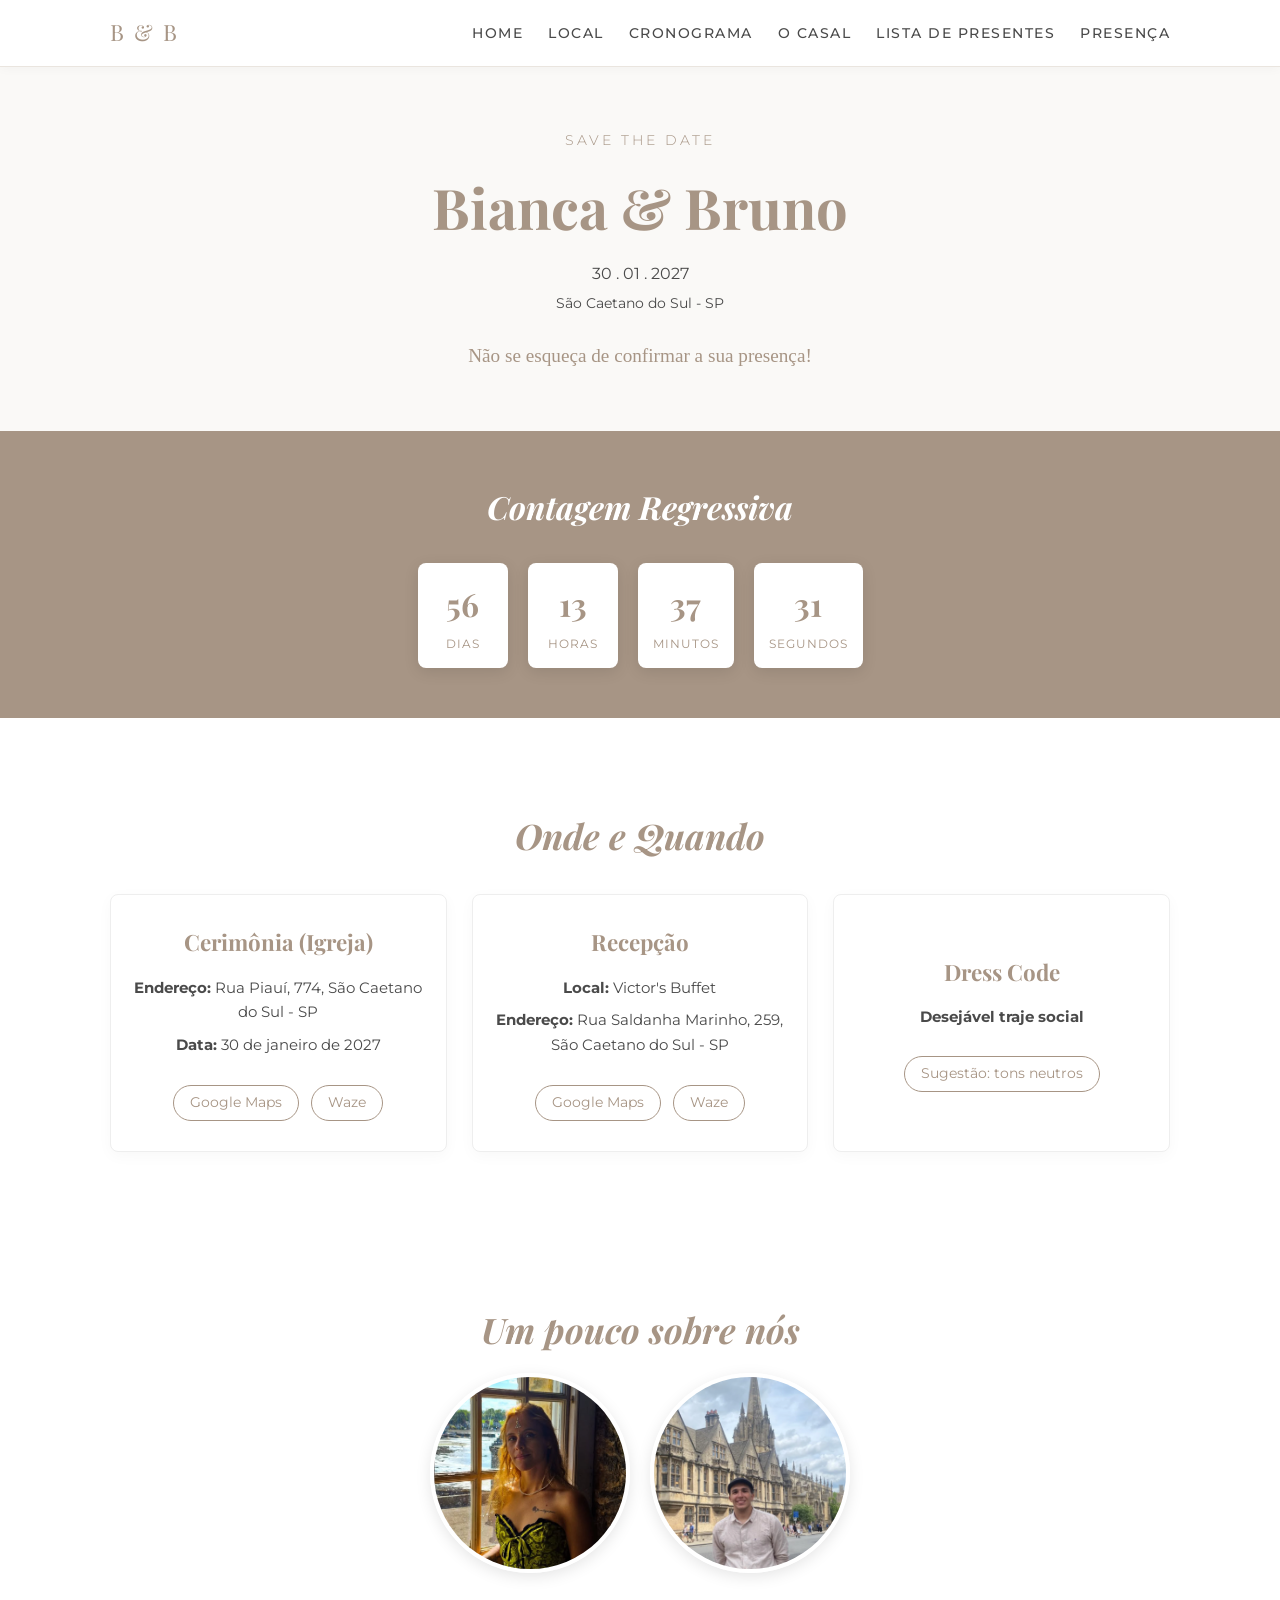
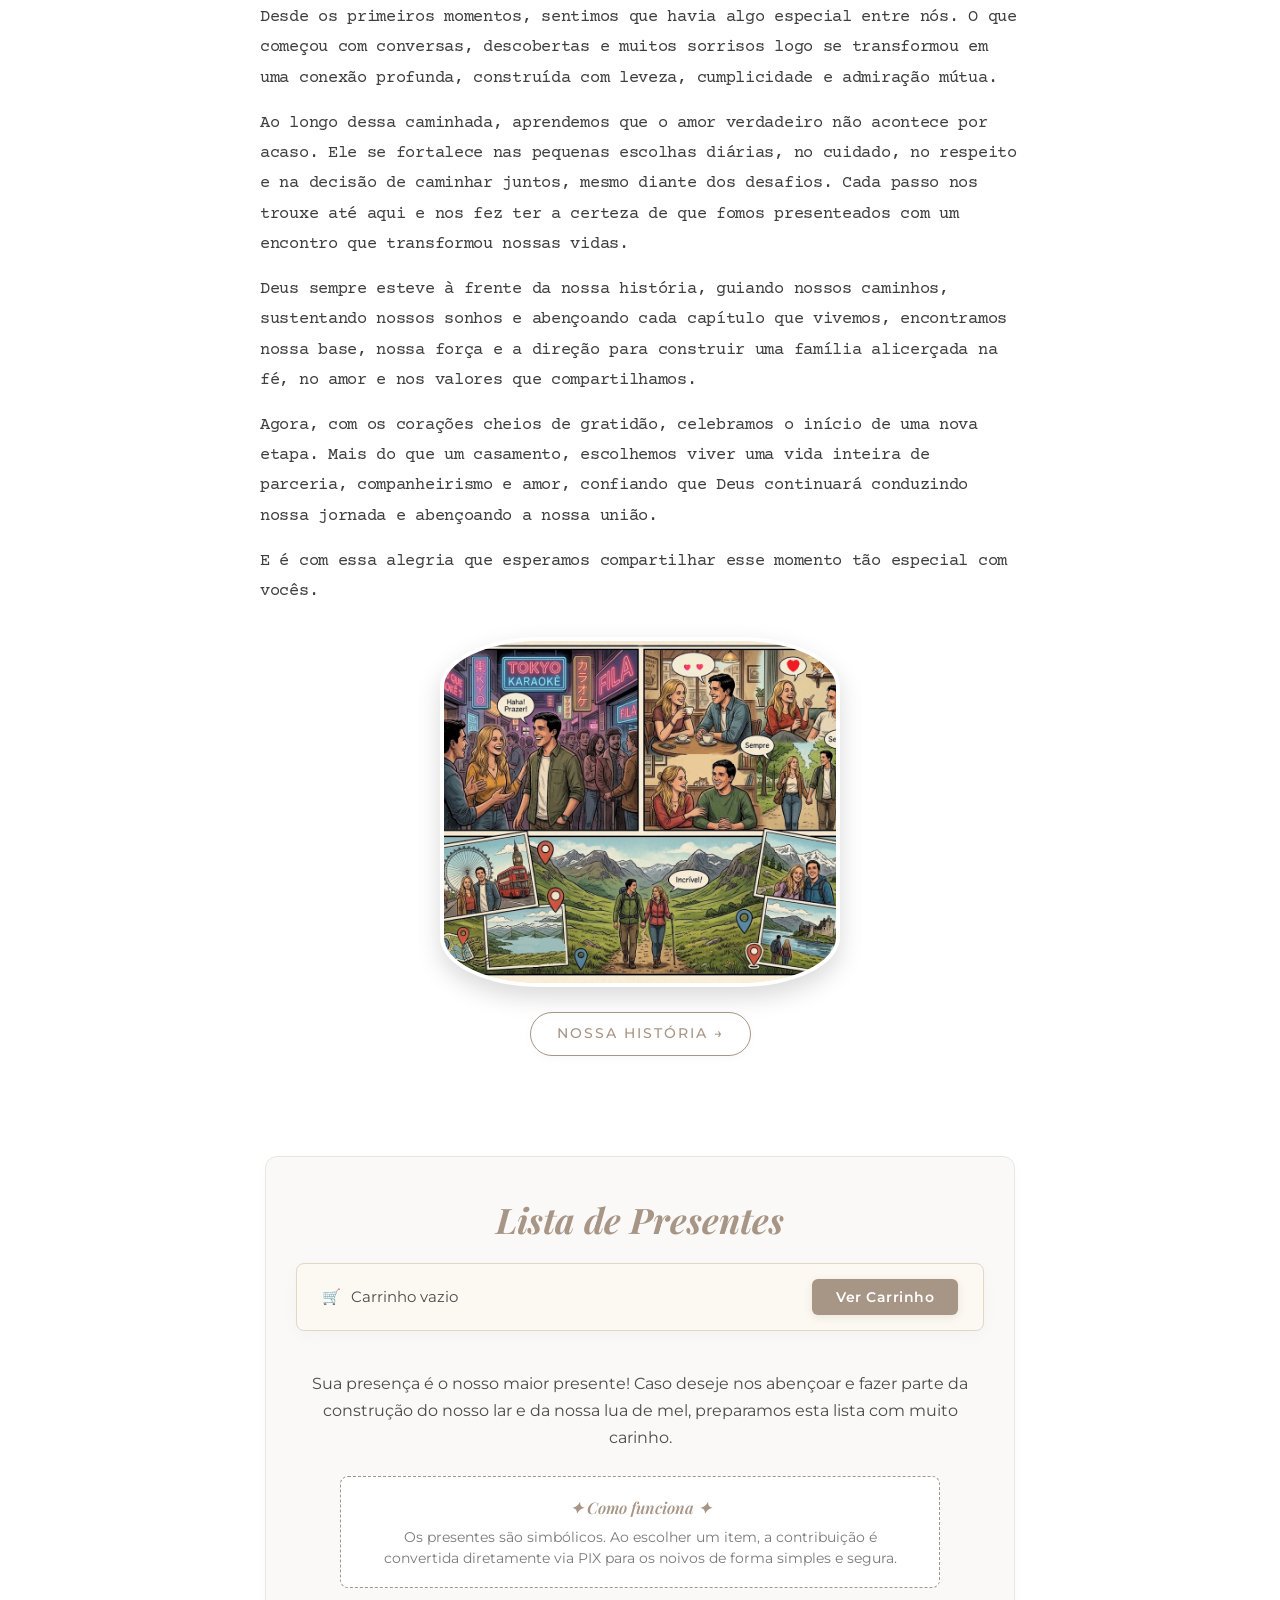
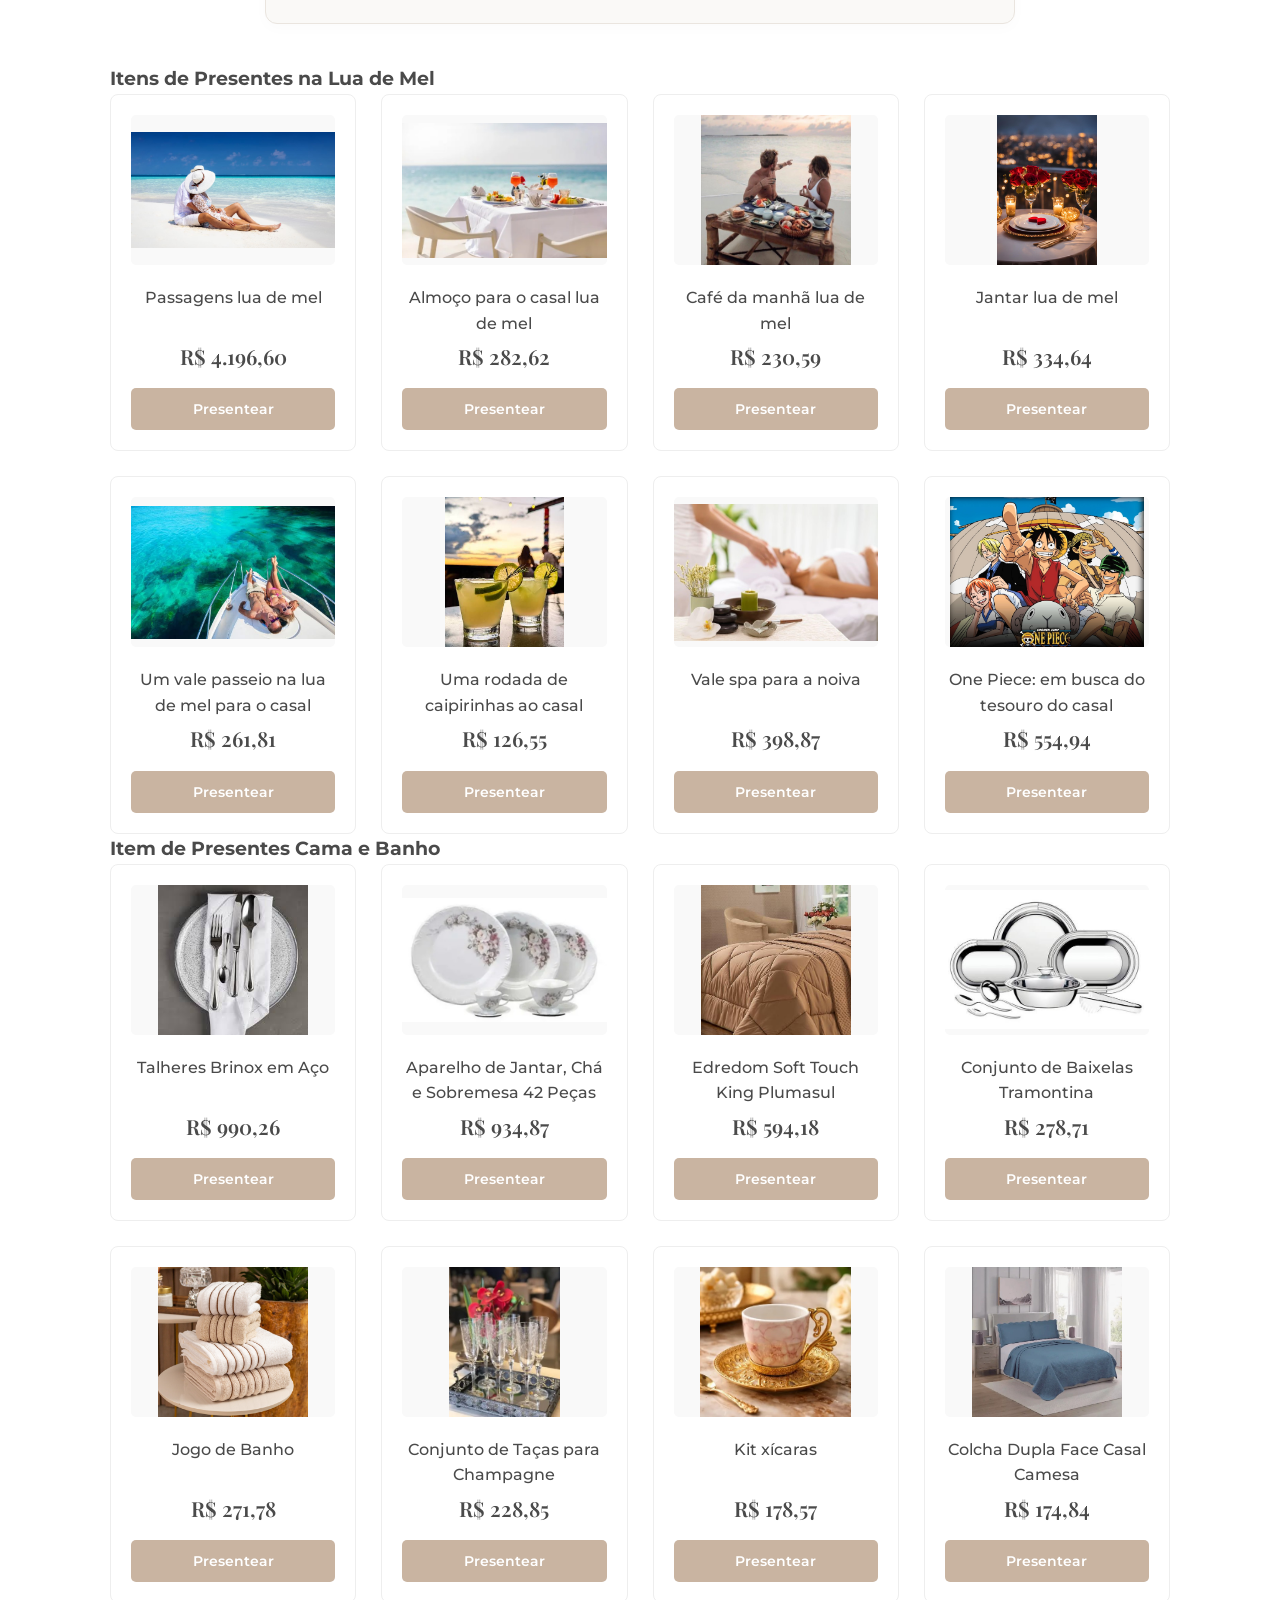
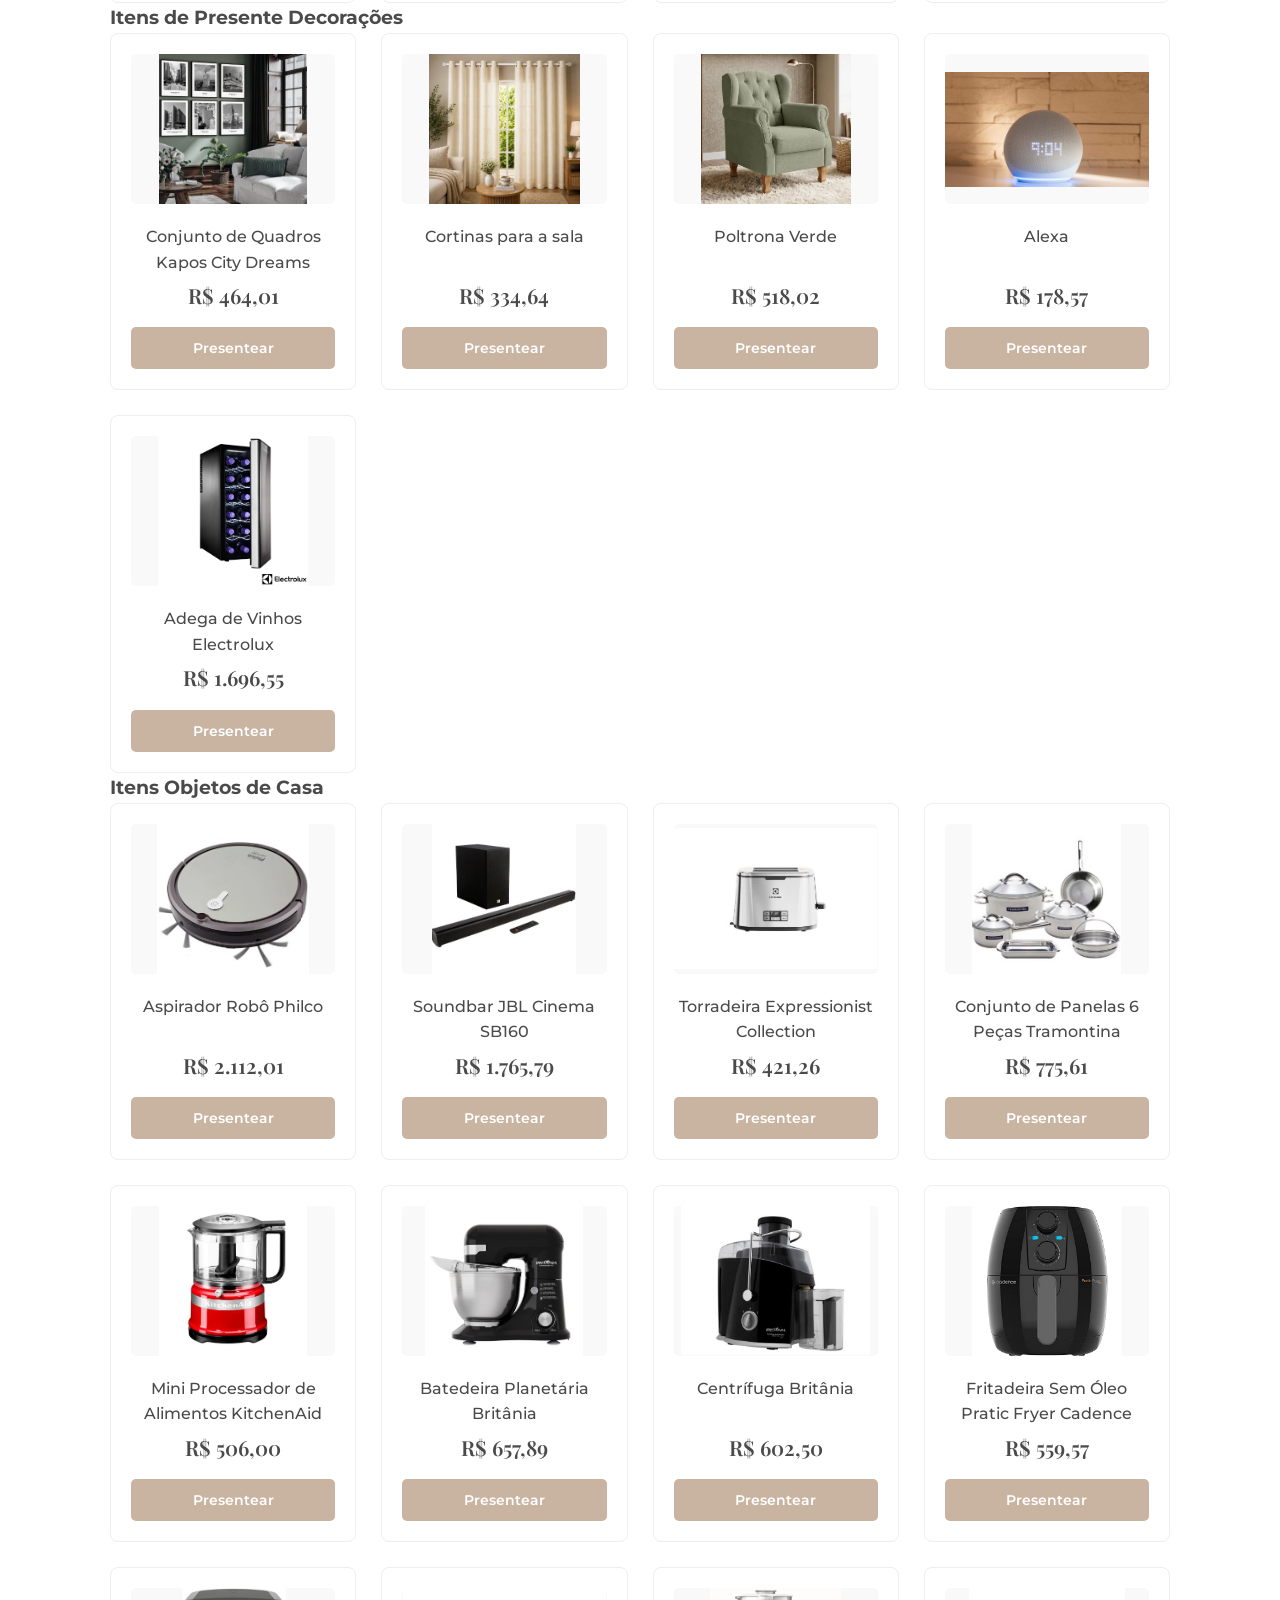
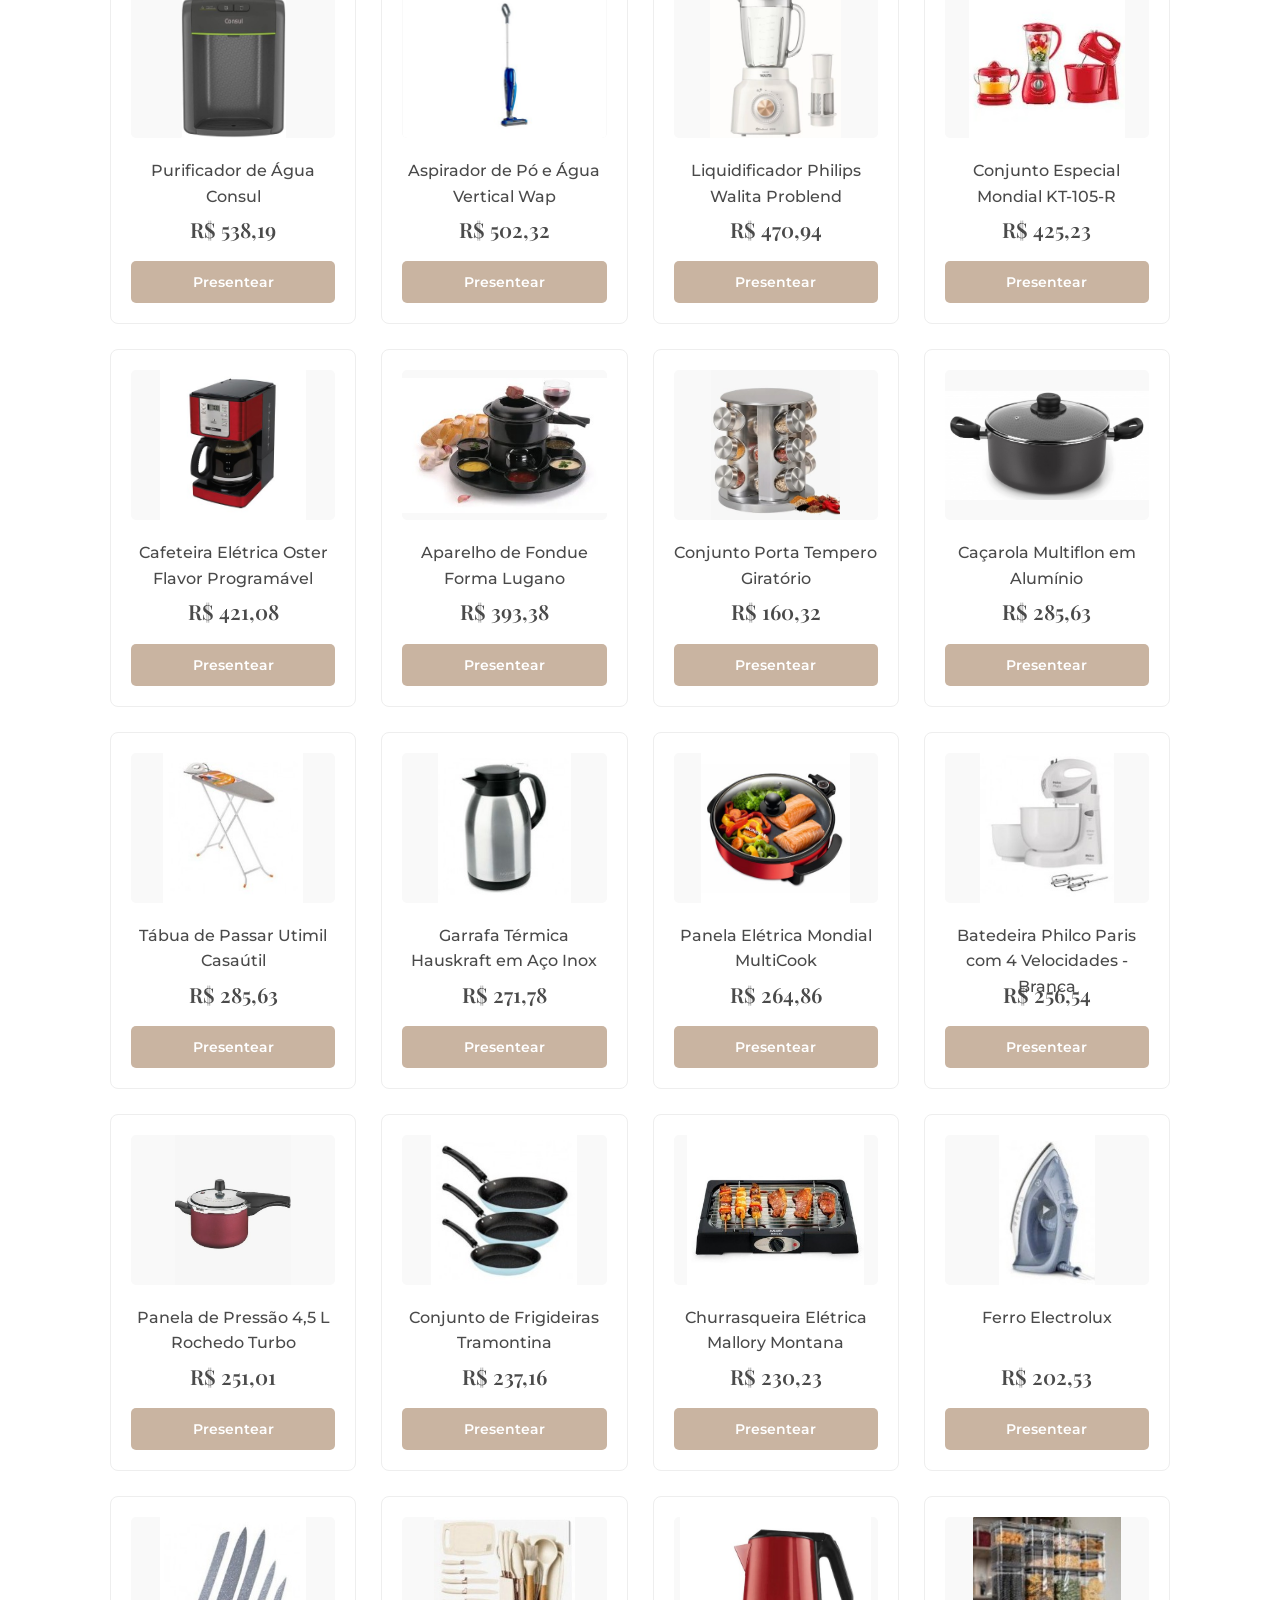
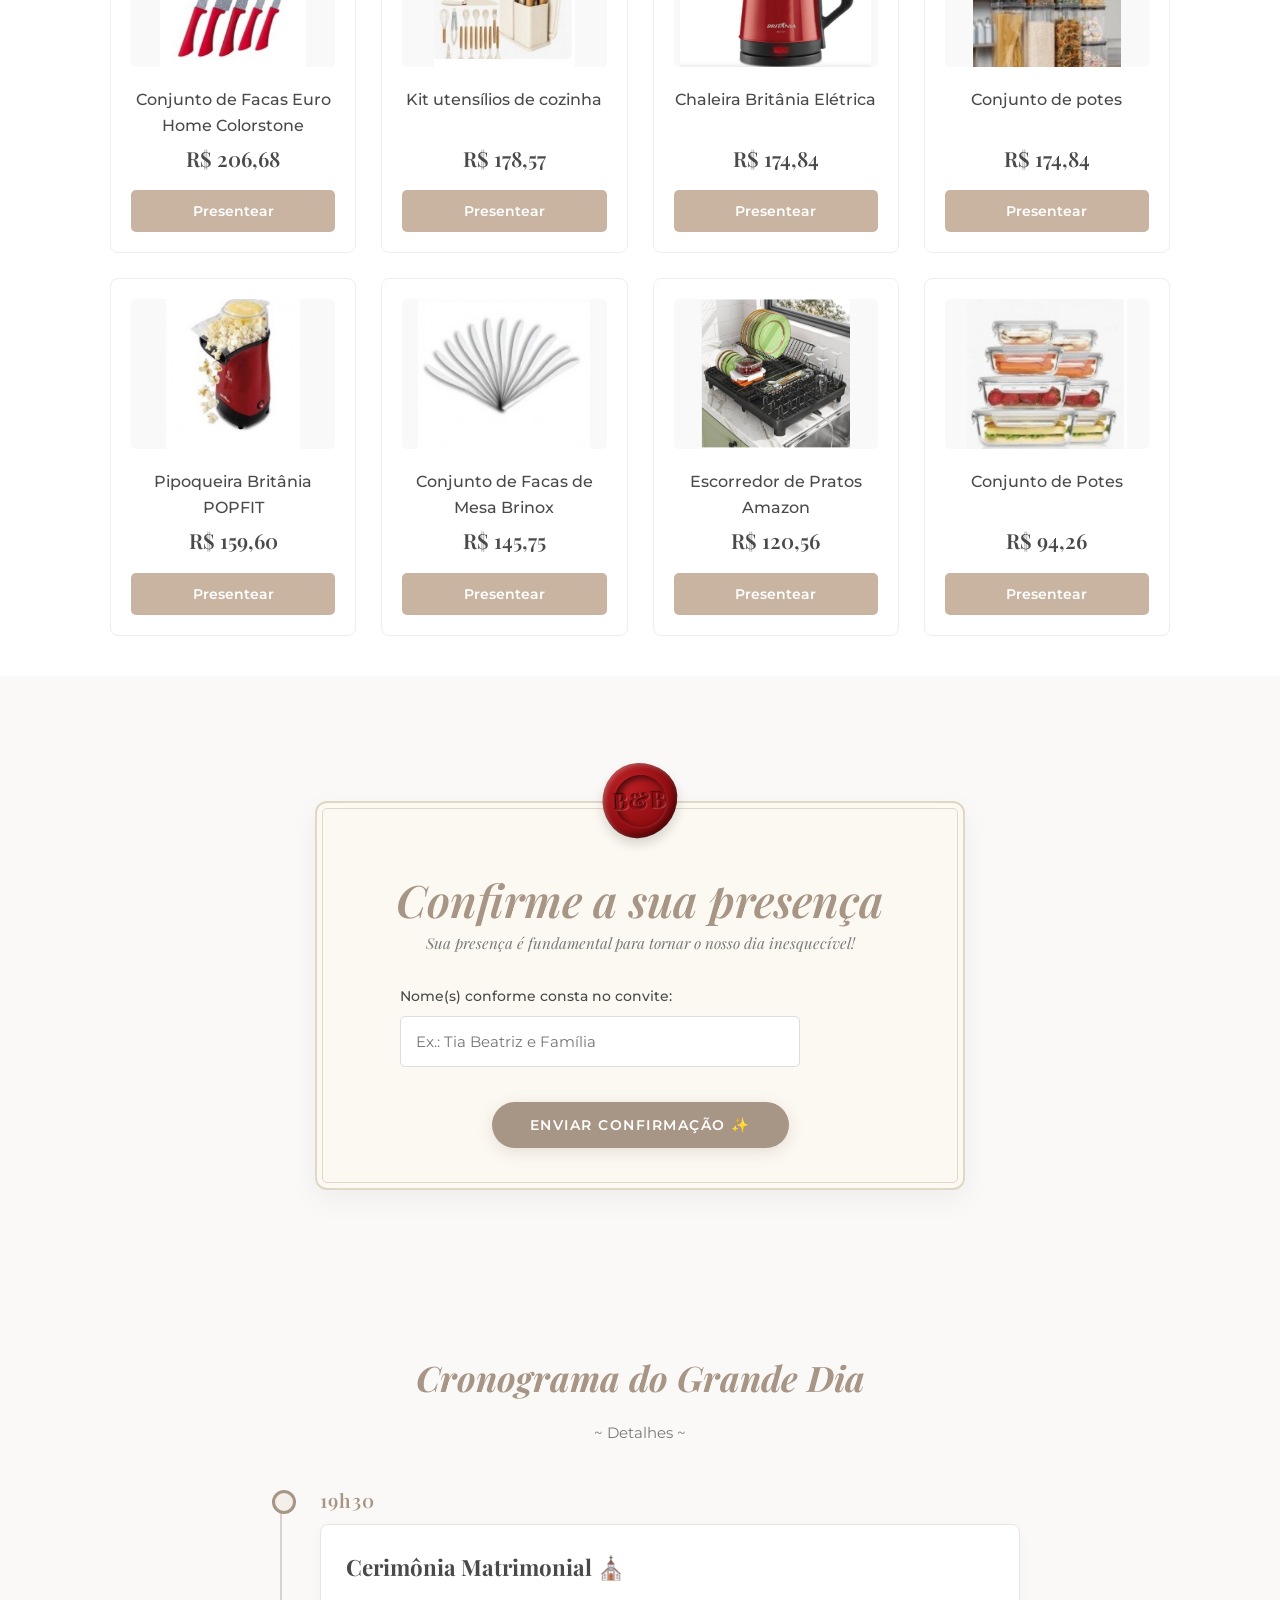
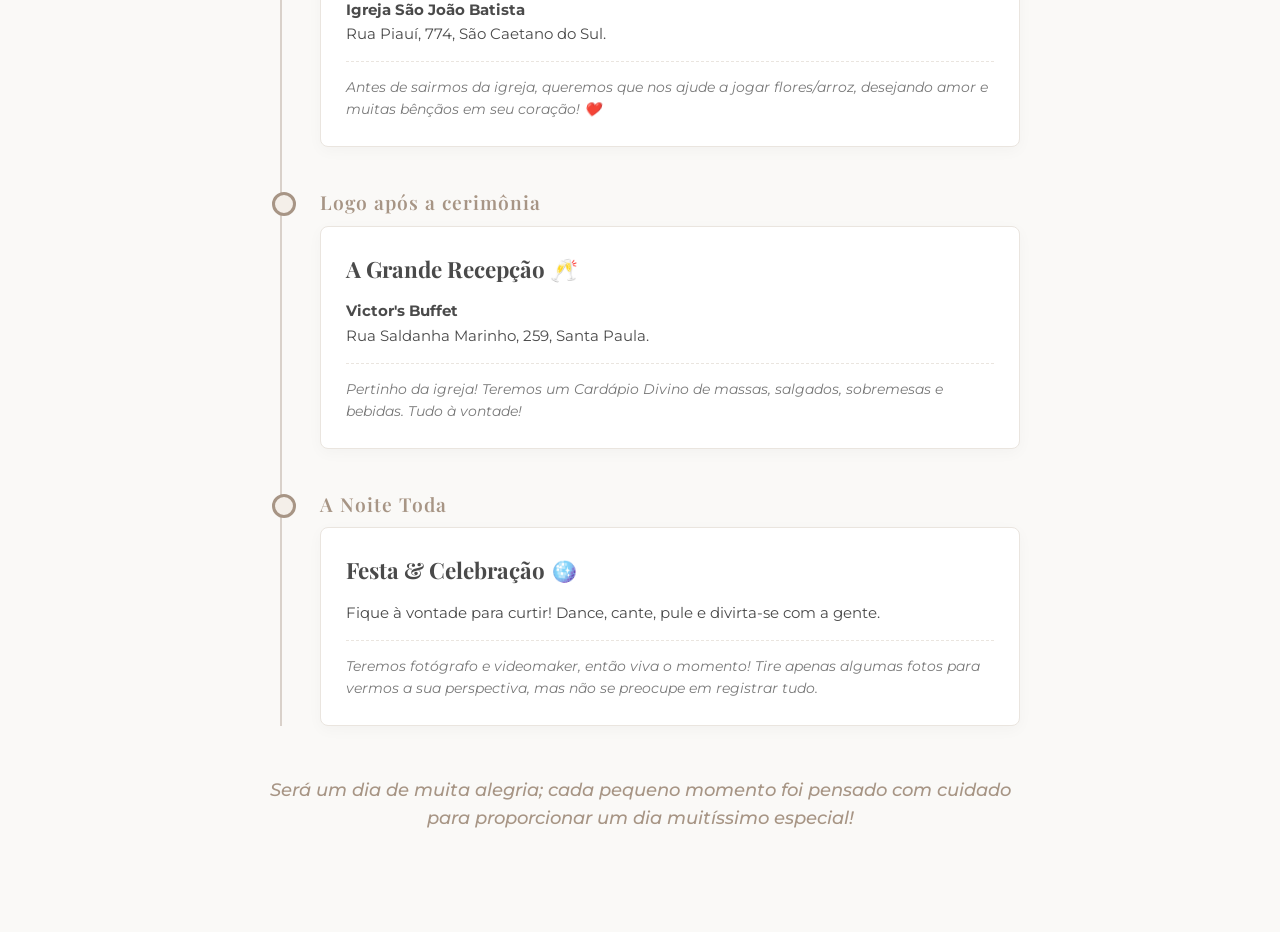
<file: index.html>
<!DOCTYPE html>
<html lang="pt-BR">
<head>
    <meta charset="UTF-8">
    <meta name="viewport" content="width=device-width, initial-scale=1.0, maximum-scale=1.0, user-scalable=no">
    <title>Casamento | Bianca & Bruno</title>
    <link href="https://fonts.googleapis.com/css2?family=Playfair+Display:ital,wght@0,400;0,600;1,400&family=Montserrat:wght@300;400;500;600&display=swap" rel="stylesheet">
    <link rel="stylesheet" href="css/style.css">
    <link href="https://fonts.googleapis.com/css2?family=Courier+Prime:ital,wght@0,400;0,700;1,400&display=swap" rel="stylesheet">
    <link href="https://fonts.googleapis.com/css2?family=Great+Vibes&display=swap" rel="stylesheet">
</head>
<body>

    <header>
        <nav class="navbar">
            <a href="#home" class="nav-logo">B & B</a>
            
            <div class="menu-toggle" id="mobile-menu" onclick="toggleMenu()">
                <span class="dot"></span>
                <span class="dot"></span>
                <span class="dot"></span>
            </div>

            <ul class="nav-links" id="nav-links">
                <li><a href="#home" onclick="closeMenu()">Home</a></li>
                <li><a href="#local" onclick="closeMenu()">Local</a></li>
                <li><a href="cronograma.html">Cronograma</a></li>
                <li><a href="#casal" onclick="closeMenu()">O Casal</a></li>
                <li><a href="#presentes" onclick="closeMenu()">Lista de Presentes</a></li>
                <li><a href="#presenca" onclick="closeMenu()">Presença</a></li>
            </ul>
        </nav>
    </header>

    <section id="home" class="hero">
        <h3 class="save-date-marquee">SAVE THE DATE</h3>
        
        <h1>Bianca & Bruno</h1>
        <p>30 . 01 . 2027</p>
        <p style="margin-top: 5px; font-size: 0.9rem;">São Caetano do Sul - SP</p>
        <br/>
        <a href="#presenca" style="color: var(--primary-color); font-family: 'Times New Roman', Times, serif; font-size: 1.2rem; text-decoration: none; transition: opacity 1.3s;" onmouseover="this.style.opacity='0.9'" onmouseout="this.style.opacity='1'">
            Não se esqueça de confirmar a sua presença!
        </a>
    </section>

    <section class="countdown-section">
        <h2>Contagem Regressiva</h2>
        <div class="timer">
            <div class="timer-box"><span id="days">00</span><p>Dias</p></div>
            <div class="timer-box"><span id="hours">00</span><p>Horas</p></div>
            <div class="timer-box"><span id="minutes">00</span><p>Minutos</p></div>
            <div class="timer-box"><span id="seconds">00</span><p>Segundos</p></div>
        </div>
    </section>

    <section id="local" class="location-section">
        <h2 class="section-title">Onde e Quando</h2>
        <div class="location-grid">
            
            <div class="location-card">
                <h3>Cerimônia (Igreja)</h3>
                <p><strong>Endereço:</strong> Rua Piauí, 774, São Caetano do Sul - SP</p>
                <p><strong>Data:</strong> 30 de janeiro de 2027</p>
                
                <div class="map-links">
                    <a href="https://www.google.com/maps/search/?api=1&query=Igreja+Sao+Joao+Batista+Rua+Piaui+774+Sao+Caetano+do+Sul" target="_blank" class="btn-map">Google Maps</a>
                    <a href="https://waze.com/ul?q=Igreja+Sao+Joao+Batista+Rua+Piaui+774+Sao+Caetano+do+Sul&navigate=yes" target="_blank" class="btn-map">Waze</a>
                </div>
            </div>
            
            <div class="location-card">
                <h3>Recepção</h3>
                <p><strong>Local:</strong> Victor's Buffet</p>
                <p><strong>Endereço:</strong> Rua Saldanha Marinho, 259, São Caetano do Sul - SP</p>
                
                <div class="map-links">
                    <a href="https://www.google.com/maps/search/?api=1&query=Victor's+Buffet+Rua+Saldanha+Marinho+259+Sao+Caetano+do+Sul" target="_blank" class="btn-map">Google Maps</a>
                    <a href="https://waze.com/ul?q=Victor's+Buffet+Rua+Saldanha+Marinho+259+Sao+Caetano+do+Sul&navigate=yes" target="_blank" class="btn-map">Waze</a>
                </div>
            </div>
            
            <div class="location-card">
            <div class="info-card">
            <h3>Dress Code</h3>
            <p><strong>Desejável traje social</strong></p>
            
            <a href="https://www.google.com/search?q=paleta+de+cores+tons+neutros&sca_esv=4ef3de7c1dd16902&udm=2&biw=1358&bih=602&sxsrf=APpeQntzheqAWJnNhBJMKucgqDRM6YfUkw%3A1789756431439&ei=D4StarKkGtm45OUPuN66wAY&ved=2ahUKEwjy59Gi4viWAxVZHLkGHTivDmgQ4dUDegQIBhAN&uact=5&oq=paleta+de+cores+tons+neutros&gs_lp=[base64]&sclient=gws-wiz-img" target="_blank" class="btn-dresscode">
                Sugestão: tons neutros
            </a>
        </div>
            
        </div>
    </section>
    
    <section id="casal" class="couple-section">
        <h2 class="section-title">Um pouco sobre nós</h2>
        <div class="photos">
            <img src="img/noiva.png" alt="Bianca" class="photo-couple" onerror="this.src='data:image/svg+xml;utf8,<svg xmlns=\'http://www.w3.org/2000/svg\' width=\'200\' height=\'200\' viewBox=\'0 0 200 200\'><circle cx=\'100\' cy=\'100\' r=\'100\' fill=\'%23eee\'/><text x=\'50%\' y=\'50%\' dominant-baseline=\'middle\' text-anchor=\'middle\' font-size=\'80\'>👩🏼</text></svg>'">
            <img src="img/noivo.png" alt="Bruno" class="photo-couple" onerror="this.src='data:image/svg+xml;utf8,<svg xmlns=\'http://www.w3.org/2000/svg\' width=\'200\' height=\'200\' viewBox=\'0 0 200 200\'><circle cx=\'100\' cy=\'100\' r=\'100\' fill=\'%23eee\'/><text x=\'50%\' y=\'50%\' dominant-baseline=\'middle\' text-anchor=\'middle\' font-size=\'80\'>🧑🏻</text></svg>'">
        </div>
        <div style="text-align: left; max-width: 800px; margin: 0 auto; line-height: 1.8;">
            <p style="margin-bottom: 15px;">Desde os primeiros momentos, sentimos que havia algo especial entre nós. O que começou com conversas, descobertas e muitos sorrisos logo se transformou em uma conexão profunda, construída com leveza, cumplicidade e admiração mútua.</p>
            <p style="margin-bottom: 15px;">Ao longo dessa caminhada, aprendemos que o amor verdadeiro não acontece por acaso. Ele se fortalece nas pequenas escolhas diárias, no cuidado, no respeito e na decisão de caminhar juntos, mesmo diante dos desafios. Cada passo nos trouxe até aqui e nos fez ter a certeza de que fomos presenteados com um encontro que transformou nossas vidas.</p>
            <p style="margin-bottom: 15px;">Deus sempre esteve à frente da nossa história, guiando nossos caminhos, sustentando nossos sonhos e abençoando cada capítulo que vivemos, encontramos nossa base, nossa força e a direção para construir uma família alicerçada na fé, no amor e nos valores que compartilhamos.</p>
            <p style="margin-bottom: 15px;">Agora, com os corações cheios de gratidão, celebramos o início de uma nova etapa. Mais do que um casamento, escolhemos viver uma vida inteira de parceria, companheirismo e amor, confiando que Deus continuará conduzindo nossa jornada e abençoando a nossa união.</p>
<p style="margin-bottom: 30px;">E é com essa alegria que esperamos compartilhar esse momento tão especial com vocês.</p>
        </div>
        
        <a href="historia.html" style="display: block; text-decoration: none; transition: transform 0.3s;" onmouseover="this.style.transform='scale(1.02)'" onmouseout="this.style.transform='scale(1)'">
            <div class="oval-container" style="margin: 30px auto 5px auto;">
                <img src="img/quadrinhos-bru-bia.png" alt="Nossa História em Quadrinhos" class="couple-oval-img">
            </div>
        </a>

    <a href="historia.html" class="btn-historia">Nossa História →</a>

    </section>
        
</section>

    <script src="js/script.js"></script>

    <section id="presentes" class="gifts-section">
    
    <div class="gifts-intro-card">
        <h2 class="section-title">Lista de Presentes</h2>
    <div class="cart-bar">
        <div class="cart-bar-info">
            <span>🛒</span>
            <span id="cart-status-text">Carrinho vazio</span>
        </div>
        <button class="btn-ver-carrinho" onclick="openCart()">Ver Carrinho</button>
    </div>
        <p class="gifts-main-text">
            Sua presença é o nosso maior presente! Caso deseje nos abençoar e fazer parte da construção do nosso lar e da nossa lua de mel, preparamos esta lista com muito carinho.
        </p>

        <div class="gifts-badge-info">
            <span class="badge-title">✦ Como funciona ✦</span>
            <p>Os presentes são simbólicos. Ao escolher um item, a contribuição é convertida diretamente via PIX para os noivos de forma simples e segura.</p>
        </div>
    </div>

    <div id="gifts-container"></div>

    <div class="modal-overlay" id="cart-modal">
        <div class="modal">
            <button class="close-modal" onclick="closeCart()">×</button>
            <h2 style="font-family: var(--font-title); color: var(--primary-color);">Seu Carrinho</h2>
            
            <div id="cart-items-list" class="cart-items">
                <p style="text-align:center; color:#888;">Seu carrinho está vazio.</p>
            </div>
            
            <div class="cart-total" id="cart-total-box" style="display:none;">
                Total: R$ <span id="cart-total-value">0,00</span>
            </div>
            
            <button class="btn-checkout" id="btn-checkout" onclick="checkoutPix()" style="display:none;">
                Gerar PIX para Pagamento
            </button>

            <div class="pix-box" id="pix-instructions">
                <p><strong>Quase lá!</strong> Transfira o valor exato para a chave PIX abaixo:</p>
                <div class="pix-key">11966688598</div>
                <p style="font-size: 0.85rem; color: #666; margin-top:10px;">Após o pagamento, o presente já é de vocês! Muito obrigado! ❤️</p>
            </div>
        </div>
    </div>
    
    <div class="modal-overlay" id="cart-modal">
        <div class="modal">
            <button class="close-modal" onclick="closeCart()">×</button>
            <h2 style="font-family: var(--font-title); color: var(--primary-color);">Seu Carrinho</h2>
            
            <div id="cart-items-list" class="cart-items">
                <p style="text-align:center; color:#888;">Seu carrinho está vazio.</p>
            </div>
            
            <div class="cart-total" id="cart-total-box" style="display:none;">
                Total: R$ <span id="cart-total-value">0,00</span>
            </div>
            
            <button class="btn-checkout" id="btn-checkout" onclick="checkoutPix()" style="display:none;">
                Gerar PIX para Pagamento
            </button>

            <div class="pix-box" id="pix-instructions">
                <p><strong>Quase lá!</strong> Transfira o valor exato para a chave PIX abaixo:</p>
                <div class="pix-key">11966688598</div>
                <p style="font-size: 0.85rem; color: #666; margin-top:10px;">Após o pagamento, o presente já é de vocês! Muito obrigado! ❤️</p>
            </div>
        </div>
    </div>

    <div class="modal-overlay" id="popup-confirmacao">
        <div class="modal" style="text-align: center; padding: 40px 30px;">
            <div style="font-size: 2.5rem; margin-bottom: 10px;">🤍</div>
            <h3 style="font-family: var(--font-title); color: var(--primary-color); font-size: 1.5rem; margin-bottom: 15px;">Presente Adicionado!</h3>
            <p id="popup-texto-item" style="font-family: var(--font-text); font-size: 0.95rem; color: var(--text-dark); margin-bottom: 25px; line-height: 1.5;"></p>
            
            <div style="display: flex; gap: 12px; justify-content: center; flex-wrap: wrap;">
                <button onclick="fecharPopupConfirmacao()" style="background-color: transparent; color: var(--primary-color); border: 1px solid var(--primary-color); padding: 12px 20px; border-radius: 25px; font-weight: 600; cursor: pointer; font-size: 0.85rem; font-family: var(--font-text);">Continuar Escolhendo</button>
                <button onclick="irParaCarrinho()" style="background-color: var(--primary-color); color: var(--white); border: none; padding: 12px 24px; border-radius: 25px; font-weight: 600; cursor: pointer; font-size: 0.85rem; font-family: var(--font-text);">Ver Carrinho</button>
            </div>
        </div>
    </div>

</section>

    
<section id="presenca" class="rsvp-section">
        <div class="rsvp-envelope-card">
            
            <div class="wax-seal-wrapper">
                <div class="realistic-wax-seal">
                    <span class="wax-letters">B&B</span>
                </div>
            </div>

            <h2 class="section-title rsvp-title-pen">Confirme a sua presença</h2>
            <p class="rsvp-subtitle">Sua presença é fundamental para tornar o nosso dia inesquecível!</p>
            
            <div class="rsvp-form">
                <div class="input-group">
                    <label for="rsvp-name" class="rsvp-label">Nome(s) conforme consta no convite:</label>
                    <input type="text" placeholder="Ex.: Tia Beatriz e Família" id="rsvp-name" class="rsvp-input">
                </div>
                
                <button class="btn-rsvp" onclick="confirmarPresenca()">Enviar Confirmação ✨</button>
            </div>

        </div>
    </section>

    <section id="cronograma" class="cronograma-section">
        <h2 class="section-title">Cronograma do Grande Dia</h2>
        <p class="subtitle">~ Detalhes ~</p>

        <div style="max-width: 800px; margin: 20px auto 40px; padding: 0 20px;">
            
            <ul class="timeline">
                
                <li>
                    <div class="timeline-time">19h30</div>
                    <div class="timeline-content">
                        <h3>Cerimônia Matrimonial ⛪</h3>
                        <p><strong>Igreja São João Batista</strong><br>Rua Piauí, 774, São Caetano do Sul.</p>
                        <p class="timeline-note">Antes de sairmos da igreja, queremos que nos ajude a jogar flores/arroz, desejando amor e muitas bênçãos em seu coração! ❤️</p>
                    </div>
                </li>

                <li>
                    <div class="timeline-time">Logo após a cerimônia</div>
                    <div class="timeline-content">
                        <h3>A Grande Recepção 🥂</h3>
                        <p><strong>Victor's Buffet</strong><br>Rua Saldanha Marinho, 259, Santa Paula.</p>
                        <p class="timeline-note">Pertinho da igreja! Teremos um Cardápio Divino de massas, salgados, sobremesas e bebidas. Tudo à vontade!</p>
                    </div>
                </li>

                <li>
                    <div class="timeline-time">A Noite Toda</div>
                    <div class="timeline-content">
                        <h3>Festa & Celebração 🪩</h3>
                        <p>Fique à vontade para curtir! Dance, cante, pule e divirta-se com a gente.</p>
                        <p class="timeline-note">Teremos fotógrafo e videomaker, então viva o momento! Tire apenas algumas fotos para vermos a sua perspectiva, mas não se preocupe em registrar tudo.</p>
                    </div>
                </li>

            </ul>

            <p style="margin-top: 50px; font-style: italic; text-align: center; color: var(--primary-color); font-weight: 500; font-size: 1.1rem;">
                Será um dia de muita alegria; cada pequeno momento foi pensado com cuidado para proporcionar um dia muitíssimo especial!
            </p>

        </div>
    </section>

    <div class="modal-overlay" id="popup-confirmacao" style="display: none;">
    <div class="modal" style="text-align: center; padding: 40px 30px;">
        <div style="font-size: 2.5rem; margin-bottom: 10px;">🤍</div>
        <h3 style="font-family: var(--font-title); color: var(--primary-color); font-size: 1.5rem; margin-bottom: 15px;">Presente Adicionado!</h3>
        <p id="popup-texto-item" style="font-family: var(--font-text); font-size: 0.95rem; color: var(--text-dark); margin-bottom: 25px; line-height: 1.5;"></p>
        
        <div style="display: flex; gap: 12px; justify-content: center; flex-wrap: wrap;">
            <button onclick="fecharPopupConfirmacao()" style="background-color: transparent; color: var(--primary-color); border: 1px solid var(--primary-color); padding: 12px 20px; border-radius: 25px; font-weight: 600; cursor: pointer; font-size: 0.85rem; font-family: var(--font-text);">Continuar Escolhendo</button>
            <button onclick="irParaCarrinho()" style="background-color: var(--primary-color); color: var(--white); border: none; padding: 12px 24px; border-radius: 25px; font-weight: 600; cursor: pointer; font-size: 0.85rem; font-family: var(--font-text);">Ver Carrinho</button>
        </div>
    </div>
</div>
<script src="js/script.js"></script>
</body>
</html>
</file>
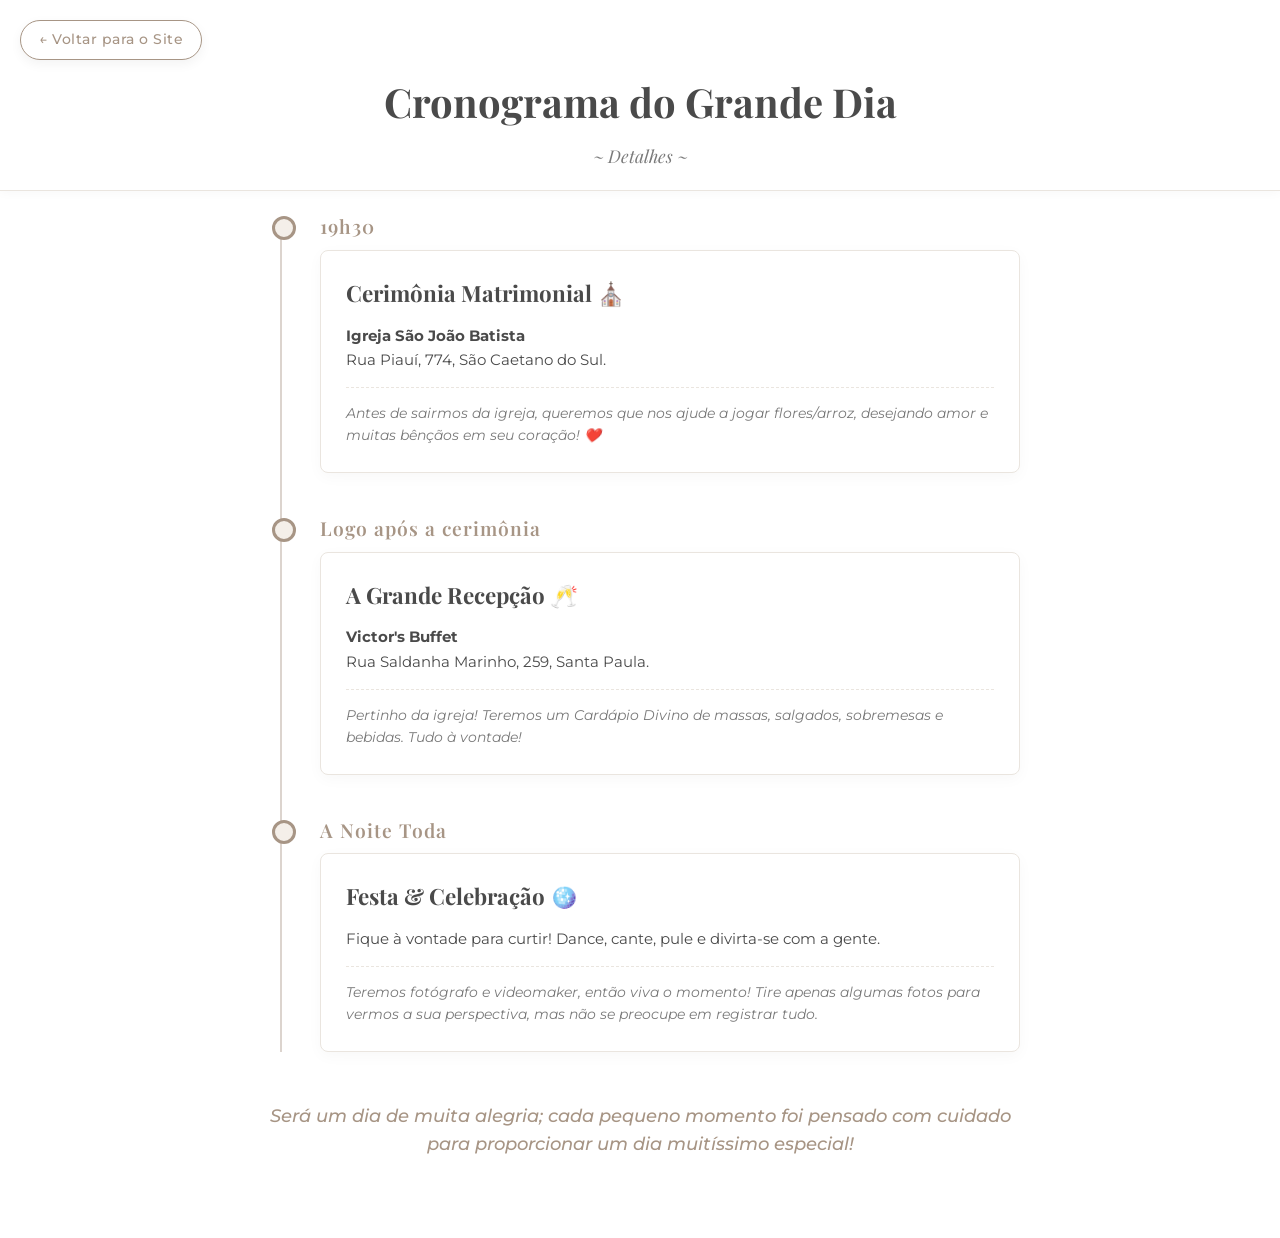
<file: cronograma.html>
<!DOCTYPE html>
<html lang="pt-BR">
<head>
    <meta charset="UTF-8">
    <meta name="viewport" content="width=device-width, initial-scale=1.0, maximum-scale=1.0, user-scalable=no">
    <title>Cronograma | Bianca & Bruno</title>
    <link href="https://fonts.googleapis.com/css2?family=Playfair+Display:ital,wght@0,400;0,600;1,400&family=Montserrat:wght@300;400;500;600&display=swap" rel="stylesheet">
    <link rel="stylesheet" href="css/style.css">
</head>
<body class="comic-body">

    <a href="index.html" class="btn-voltar">← Voltar para o Site</a>

    <header class="cronograma-header">
        <h1>Cronograma do Grande Dia</h1>
        <p class="cronograma-subtitle">~ Detalhes ~</p>
    </header>

    <div style="max-width: 800px; margin: 20px auto 80px; padding: 0 20px;">
        
        <ul class="timeline">
            
            <li>
                <div class="timeline-time">19h30</div>
                <div class="timeline-content">
                    <h3>Cerimônia Matrimonial ⛪</h3>
                    <p><strong>Igreja São João Batista</strong><br>Rua Piauí, 774, São Caetano do Sul.</p>
                    <p class="timeline-note">Antes de sairmos da igreja, queremos que nos ajude a jogar flores/arroz, desejando amor e muitas bênçãos em seu coração! ❤️</p>
                </div>
            </li>

            <li>
                <div class="timeline-time">Logo após a cerimônia</div>
                <div class="timeline-content">
                    <h3>A Grande Recepção 🥂</h3>
                    <p><strong>Victor's Buffet</strong><br>Rua Saldanha Marinho, 259, Santa Paula.</p>
                    <p class="timeline-note">Pertinho da igreja! Teremos um Cardápio Divino de massas, salgados, sobremesas e bebidas. Tudo à vontade!</p>
                </div>
            </li>

            <li>
                <div class="timeline-time">A Noite Toda</div>
                <div class="timeline-content">
                    <h3>Festa & Celebração 🪩</h3>
                    <p>Fique à vontade para curtir! Dance, cante, pule e divirta-se com a gente.</p>
                    <p class="timeline-note">Teremos fotógrafo e videomaker, então viva o momento! Tire apenas algumas fotos para vermos a sua perspectiva, mas não se preocupe em registrar tudo.</p>
                </div>
            </li>

        </ul>

        <p style="margin-top: 50px; font-style: italic; text-align: center; color: var(--primary-color); font-weight: 500; font-size: 1.1rem;">
            Será um dia de muita alegria; cada pequeno momento foi pensado com cuidado para proporcionar um dia muitíssimo especial!
        </p>

    </div>

</body>
</html>
</file>
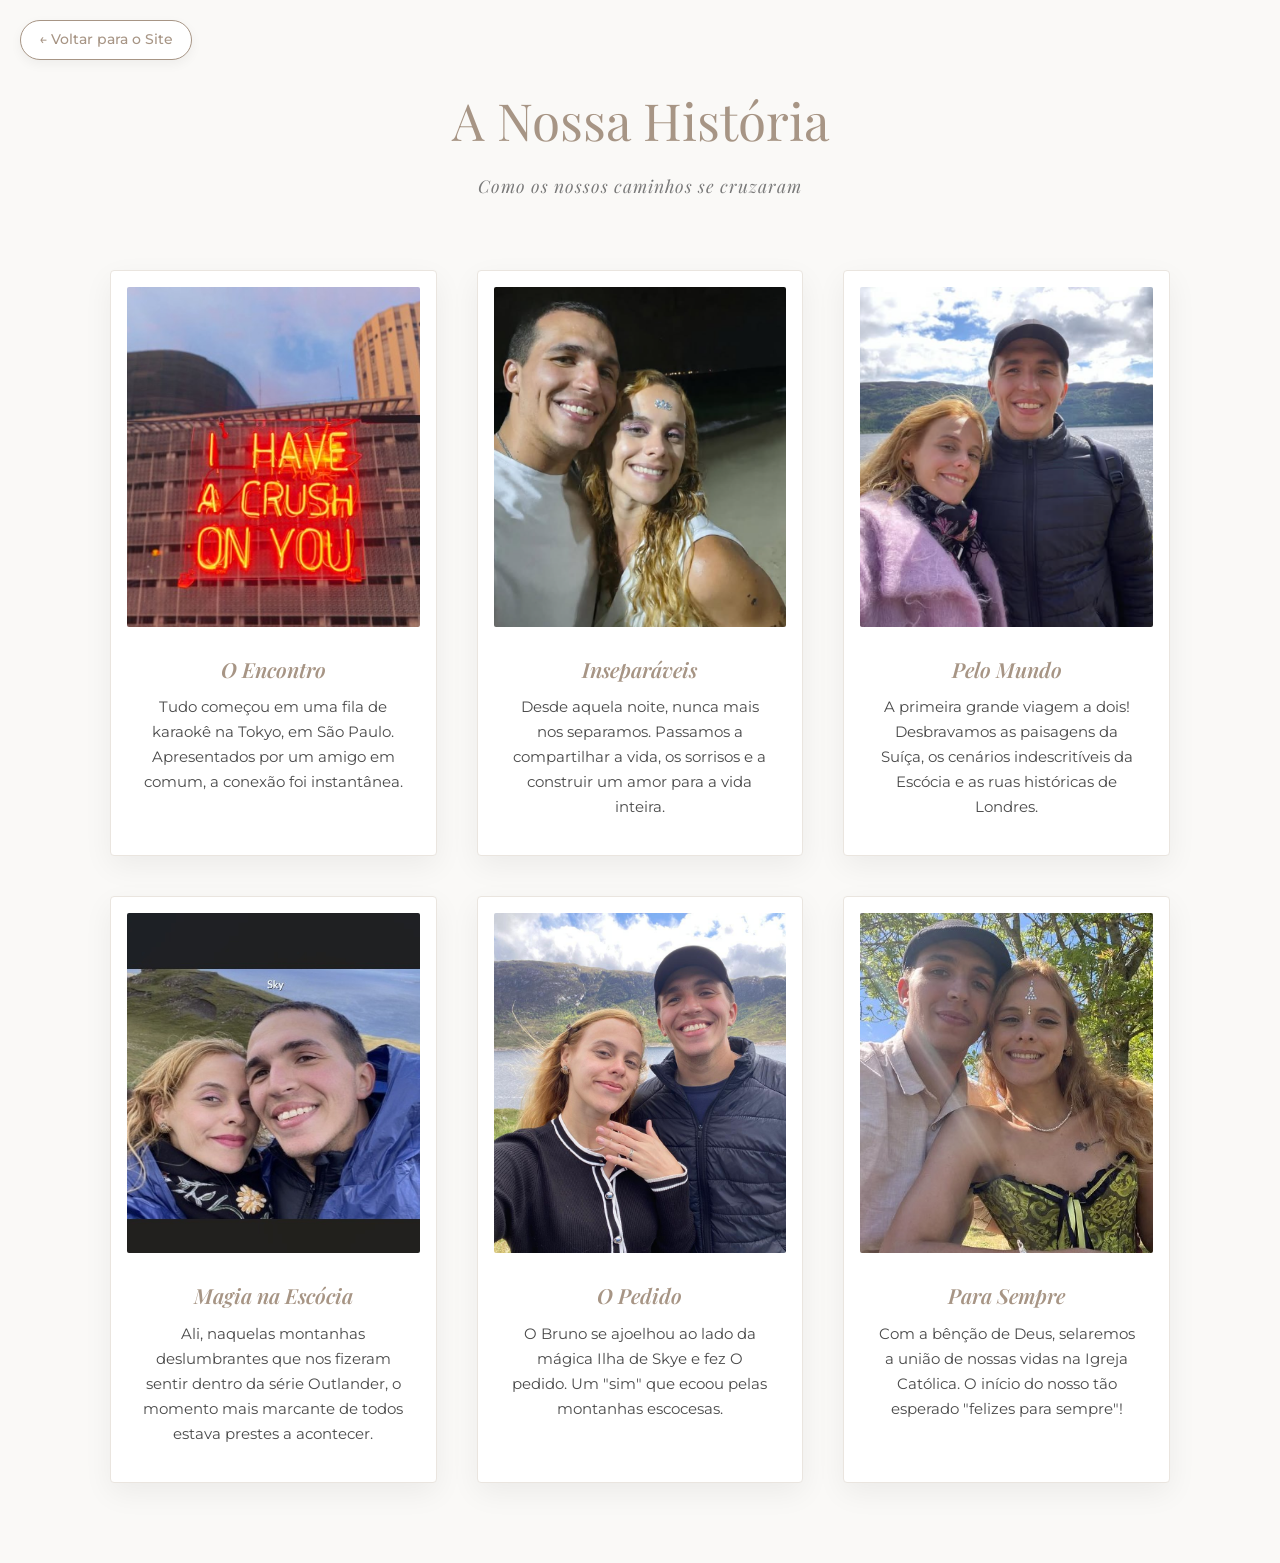
<file: historia.html>
<!DOCTYPE html>
<html lang="pt-BR">
<head>
    <meta charset="UTF-8">
    <meta name="viewport" content="width=device-width, initial-scale=1.0, maximum-scale=1.0, user-scalable=no">
    <title>Nossa História | Bianca & Bruno</title>
    <link href="https://fonts.googleapis.com/css2?family=Playfair+Display:ital,wght@0,400;0,600;1,400&family=Montserrat:wght@300;400;500;600&display=swap" rel="stylesheet">
    <style>
        :root {
            --primary-color: #a79585; 
            --text-dark: #4a4a4a;
            --text-light: #7a7a7a;
            --white: #ffffff;
            --bg-color: #faf9f7;
            --font-title: 'Playfair Display', serif;
            --font-text: 'Montserrat', sans-serif;
        }
        
        * { margin: 0; padding: 0; box-sizing: border-box; }
        
        body { 
            font-family: var(--font-text); 
            background-color: var(--bg-color); 
            color: var(--text-dark); 
            line-height: 1.6; 
            position: relative;
        }
        
        .btn-voltar {
            position: absolute;
            top: 20px;
            left: 20px;
            text-decoration: none;
            color: var(--primary-color);
            background-color: var(--white);
            border: 1px solid var(--primary-color);
            padding: 8px 18px;
            border-radius: 25px;
            font-family: var(--font-text);
            font-size: 0.85rem;
            font-weight: 500;
            box-shadow: 0 4px 12px rgba(0, 0, 0, 0.05);
            transition: all 0.3s ease;
            display: inline-flex;
            align-items: center;
            gap: 6px;
            z-index: 1001;
            animation: btnVoltarPulse 2.5s infinite ease-in-out;
        }

        .btn-voltar:hover {
            background-color: var(--primary-color);
            color: var(--white);
            transform: translateY(-2px);
            box-shadow: 0 6px 15px rgba(0, 0, 0, 0.1);
        }

        @keyframes btnVoltarPulse {
            0%, 100% { opacity: 1; transform: scale(1); }
            50% { opacity: 0.65; transform: scale(1.03); }
        }

        .album-header {
            text-align: center;
            padding: 80px 20px 20px;
        }
        
        .album-header h1 {
            font-family: var(--font-title);
            font-size: 3.2rem;
            color: var(--primary-color);
            margin-bottom: 10px;
            font-weight: 400;
        }
        
        .album-header p {
            font-family: var(--font-title);
            color: var(--text-light);
            font-style: italic;
            font-size: 1.1rem;
            letter-spacing: 1px;
        }
        
        .album-grid {
            display: grid;
            grid-template-columns: repeat(auto-fit, minmax(320px, 1fr));
            gap: 40px;
            max-width: 1100px;
            margin: 50px auto 80px;
            padding: 0 20px;
        }
        
        .album-card {
            background: var(--white);
            padding: 16px 16px 35px 16px;
            border-radius: 4px;
            box-shadow: 0 10px 30px rgba(0,0,0,0.06);
            border: 1px solid #eae5df;
            display: flex;
            flex-direction: column;
            align-items: center;
            transition: transform 0.4s ease, box-shadow 0.4s ease;
        }
        
        .album-card:hover {
            transform: translateY(-8px);
            box-shadow: 0 15px 40px rgba(167, 149, 133, 0.15);
        }
        
        .album-photo {
            width: 100%;
            height: 340px;
            overflow: hidden;
            border-radius: 2px;
            margin-bottom: 25px;
            background-color: #f0ebe4;
        }

        .album-photo img {
            width: 100%;
            height: 100%;
            object-fit: cover;
            transition: transform 0.8s ease;
        }
        
        .album-card:hover .album-photo img {
            transform: scale(1.05);
        }
        
        .album-caption {
            font-family: var(--font-text);
            font-size: 0.92rem;
            color: var(--text-dark);
            text-align: center;
            line-height: 1.7;
            padding: 0 15px;
        }
        
        .album-caption strong {
            font-family: var(--font-title);
            font-size: 1.3rem;
            color: var(--primary-color);
            font-style: italic;
            font-weight: 600;
            display: block;
            margin-bottom: 8px;
        }

        @media (max-width: 768px) {
            .btn-voltar {
                position: static;
                display: inline-block;
                margin: 20px 0 0 20px;
            }
            .album-header {
                padding-top: 30px;
            }
            .album-header h1 {
                font-size: 2.4rem;
            }
            .album-photo {
                height: 300px;
            }
        }
    </style>
</head>
<body>

    <nav>
        <a href="index.html" class="btn-voltar">← Voltar para o Site</a>
    </nav>

    <header class="album-header">
        <h1>A Nossa História</h1>
        <p>Como os nossos caminhos se cruzaram</p>
    </header>

    <div class="album-grid">
        
        <div class="album-card">
            <div class="album-photo">
                <img src="img/presentes/tokyo-nosso-encontro.jpg" alt="O Encontro">
            </div>
            <div class="album-caption">
                <strong>O Encontro</strong>
                Tudo começou em uma fila de karaokê na Tokyo, em São Paulo. Apresentados por um amigo em comum, a conexão foi instantânea.
            </div>
        </div>

        <div class="album-card">
            <div class="album-photo">
                <img src="img/foto-juntos-brunoebia-2026-09-12 225239.png" alt="Inseparáveis">
            </div>
            <div class="album-caption">
                <strong>Inseparáveis</strong>
                Desde aquela noite, nunca mais nos separamos. Passamos a compartilhar a vida, os sorrisos e a construir um amor para a vida inteira.
            </div>
        </div>

        <div class="album-card">
            <div class="album-photo">
                <img src="img/foto-bruebia-2026-09-12 225138.png" alt="A Viagem">
            </div>
            <div class="album-caption">
                <strong>Pelo Mundo</strong>
                A primeira grande viagem a dois! Desbravamos as paisagens da Suíça, os cenários indescritíveis da Escócia e as ruas históricas de Londres.
            </div>
        </div>

        <div class="album-card">
            <div class="album-photo">
                <img src="img/presentes/sky-bru-bia.jpg" alt="Outlander Vibes">
            </div>
            <div class="album-caption">
                <strong>Magia na Escócia</strong>
                Ali, naquelas montanhas deslumbrantes que nos fizeram sentir dentro da série Outlander, o momento mais marcante de todos estava prestes a acontecer.
            </div>
        </div>

        <div class="album-card">
            <div class="album-photo">
                <img src="img/presentes/o-anel.jpeg" alt="O Pedido">
            </div>
            <div class="album-caption">
                <strong>O Pedido</strong>
                O Bruno se ajoelhou ao lado da mágica Ilha de Skye e fez O pedido. Um "sim" que ecoou pelas montanhas escocesas.
            </div>
        </div>

        <div class="album-card">
            <div class="album-photo">
                <img src="img/presentes/Bruno-Bia-Escocia-Juntos.jpg" alt="O Grande Sim">
            </div>
            <div class="album-caption">
                <strong>Para Sempre</strong>
                Com a bênção de Deus, selaremos a união de nossas vidas na Igreja Católica. O início do nosso tão esperado "felizes para sempre"!
            </div>
        </div>

    </div>

</body>
</html>
</file>
<file: css/style.css>
:root {
    --bg-color: #ffffff;
    --primary-color: #a79585; 
    --text-dark: #4a4a4a;
    --text-light: #7a7a7a;
    --white: #ffffff;
    --font-title: 'Playfair Display', serif;
    --font-text: 'Montserrat', sans-serif;
    --rosa-btn: #f5d3d3;
}

* { margin: 0; padding: 0; box-sizing: border-box; }
body { font-family: var(--font-text); background-color: var(--bg-color); color: var(--text-dark); line-height: 1.6; }

.save-date-marquee {
    background-color: transparent;
    border: none;
    box-shadow: none;
    padding: 0;
    color: var(--primary-color);
    letter-spacing: 5px;
    font-size: 0.9rem;
    font-weight: 500;
    text-transform: uppercase;
    margin-bottom: 12px;
    display: inline-block;
    animation: textPulse 2s infinite ease-in-out;
}

@keyframes textPulse {
    0%, 100% { opacity: 1; }
    50% { opacity: 0.35; }
}

header {
    background-color: var(--white);
    border-bottom: 1px solid #eae5df;
    position: sticky;
    top: 0;
    z-index: 1000;
    width: 100%;
    box-shadow: 0 2px 10px rgba(0,0,0,0.03);
}

.navbar {
    max-width: 1100px;
    margin: 0 auto;
    display: flex;
    justify-content: space-between;
    align-items: center;
    padding: 15px 20px;
}

.nav-logo {
    font-family: var(--font-title);
    font-size: 1.4rem;
    color: var(--primary-color);
    text-decoration: none;
    letter-spacing: 2px;
}

.nav-links {
    display: flex;
    list-style: none;
    gap: 25px;
    align-items: center;
}

.nav-links a {
    text-decoration: none;
    color: var(--text-dark);
    font-size: 0.85rem;
    text-transform: uppercase;
    letter-spacing: 1.5px;
    font-weight: 500;
    transition: color 0.3s ease;
}

.nav-links a:hover {
    color: var(--primary-color);
}

.menu-toggle {
    display: none; 
    cursor: pointer;
    flex-direction: column;
    gap: 5px;
    padding: 5px;
    background: none;
    border: none;
}

.menu-toggle .dot {
    width: 6px;
    height: 6px;
    background-color: var(--primary-color);
    border-radius: 50%;
    display: block;
    transition: 0.3s;
}

@media (max-width: 768px) {
    .navbar {
        flex-direction: row;
        justify-content: space-between;
        align-items: center;
        padding: 15px 20px;
    }

    .menu-toggle {
        display: flex; 
    }

    .nav-links {
        display: none; 
        flex-direction: column;
        position: absolute;
        top: 100%;
        left: 0;
        width: 100%;
        background-color: var(--white);
        border-bottom: 1px solid #eee;
        padding: 20px 0;
        box-shadow: 0 10px 20px rgba(0,0,0,0.05);
        gap: 15px;
        text-align: center;
    }

    .nav-links.active {
        display: flex; 
    }

    .nav-links a {
        font-size: 0.95rem;
        padding: 10px 0;
        display: block;
    }
}

.hero { text-align: center; padding: 60px 20px; background-color: #faf9f7; }
.hero h3 { font-weight: 300; letter-spacing: 3px; font-size: 0.9rem; margin-bottom: 10px; }
.hero h1 { font-family: var(--font-title); font-size: 3.5rem; color: var(--primary-color); margin-bottom: 10px; }

.section-title { font-family: var(--font-title); font-size: 2.2rem; color: var(--primary-color); margin: 30px 0 15px; font-style: italic; text-align: center; }
.subtitle { text-align: center; font-size: 0.95rem; color: var(--text-light); max-width: 700px; margin: 0 auto 40px; padding: 0 20px;}

.couple-section { padding: 60px 20px; text-align: center; max-width: 800px; margin: 0 auto; }
.photos { display: flex; justify-content: center; gap: 20px; margin-bottom: 30px; flex-wrap: wrap; }
.photo-couple { width: 200px; height: 200px; border-radius: 50%; object-fit: cover; border: 4px solid var(--white); box-shadow: 0 4px 15px rgba(0,0,0,0.1); }

.oval-container {
    width: 100%;
    max-width: 400px;
    height: 350px;
    margin: 30px auto;
    overflow: hidden;
    border-radius: 100px / 50px;
    box-shadow: 0 10px 25px rgba(0,0,0,0.15);
    border: 4px solid var(--white);
    background-color: #f4efe9;
}

.couple-oval-img {
    width: 100%;
    height: 100%;
    object-fit: cover;
    display: block;
}

.btn-historia {
    display: inline-block;
    margin: 20px auto 0 auto;
    padding: 10px 26px;
    color: var(--primary-color);
    background-color: transparent;
    border: 1px solid var(--primary-color);
    border-radius: 25px; /* Formato pílula elegante */
    font-family: var(--font-text);
    font-size: 0.85rem;
    font-weight: 500;
    text-transform: uppercase;
    letter-spacing: 2px;
    text-decoration: none;
    transition: all 0.3s ease;
    box-shadow: 0 2px 10px rgba(0, 0, 0, 0.03);
}

.btn-historia:hover {
    background-color: var(--primary-color);
    color: var(--white);
    transform: translateY(-2px);
    box-shadow: 0 6px 15px rgba(0, 0, 0, 0.08);
}

.historia-texto, .couple-section p {
    font-family: 'Courier Prime', 'Courier New', Courier, monospace;
    font-size: 1.05rem;
    line-height: 1.8;
    color: #3e3e3e;
    letter-spacing: -0.3px;
}

.countdown-section {
    background-color: var(--primary-color);
    color: var(--white);
    text-align: center;
    padding: 50px 20px;
}

.countdown-section h2 {
    font-family: var(--font-title);
    font-size: 2rem;
    margin-bottom: 30px;
    font-style: italic;
    color: var(--white);
}

.timer {
    display: flex;
    justify-content: center;
    gap: 20px;
    flex-wrap: wrap;
}

.timer-box {
    background-color: var(--white);
    color: var(--primary-color);
    padding: 15px;
    border-radius: 8px;
    min-width: 90px;
    box-shadow: 0 4px 15px rgba(0,0,0,0.1);
}

.timer-box span {
    display: block;
    font-size: 2rem;
    font-weight: bold;
    font-family: var(--font-title);
}

.timer-box p {
    font-size: 0.75rem;
    text-transform: uppercase;
    letter-spacing: 1px;
    margin-top: 5px;
}

.location-section {
    padding: 60px 20px;
    max-width: 1100px;
    margin: 0 auto;
    text-align: center;
}

.location-grid {
    display: grid;
    grid-template-columns: repeat(auto-fit, minmax(280px, 1fr));
    gap: 25px;
    margin-top: 30px;
}

.location-card {
    background-color: var(--white);
    border: 1px solid #eee;
    border-radius: 8px;
    padding: 30px 20px;
    box-shadow: 0 4px 15px rgba(0,0,0,0.03);
    display: flex;
    flex-direction: column;
    justify-content: center;
}

.location-card h3 {
    font-family: var(--font-title);
    color: var(--primary-color);
    font-size: 1.4rem;
    margin-bottom: 15px;
}

.location-card p {
    font-size: 0.95rem;
    color: var(--text-dark);
    margin-bottom: 8px;
}

.location-card .suggestion {
    font-size: 0.85rem;
    color: var(--text-light);
    font-style: italic;
    margin-top: 5px;
}

.map-links {
    display: flex;
    gap: 12px;
    justify-content: center;
    margin-top: 20px;
}

.btn-map {
    display: inline-block;
    padding: 6px 16px;
    font-size: 0.85rem;
    font-family: var(--font-text);
    color: var(--primary-color);
    background-color: transparent;
    border: 1px solid var(--primary-color);
    border-radius: 20px;
    text-decoration: none;
    transition: all 0.3s ease;
}

.btn-map:hover {
    background-color: var(--primary-color);
    color: var(--white);
    transform: translateY(-2px);
}

.btn-dresscode {
    display: inline-block;
    margin-top: 18px;
    padding: 6px 16px;          
    font-size: 0.85rem;
    font-family: var(--font-text);
    color: var(--primary-color);
    background-color: transparent;
    border: 1px solid var(--primary-color); 
    border-radius: 20px;       
    text-decoration: none;
    transition: all 0.3s ease;
}

.btn-dresscode:hover {
    background-color: var(--primary-color);
    color: var(--white);
    transform: translateY(-2px);
}

.gifts-section { max-width: 1100px; margin: 0 auto; padding: 40px 20px; }
.cart-header { display: flex; justify-content: space-between; align-items: center; background: #fff; padding: 15px 20px; border: 1px solid #ddd; border-radius: 8px; margin-bottom: 30px;}
.btn-cart { background: var(--primary-color); color: #fff; border: none; padding: 10px 20px; border-radius: 5px; cursor: pointer; font-weight: bold; font-size: 1rem;}

.gifts-grid { display: grid; grid-template-columns: repeat(auto-fill, minmax(240px, 1fr)); gap: 25px; }
.gift-card { border: 1px solid #eee; border-radius: 8px; padding: 20px; text-align: center; display: flex; flex-direction: column; background: #fff; transition: transform 0.2s;}
.gift-card:hover { transform: translateY(-5px); box-shadow: 0 10px 20px rgba(0,0,0,0.05); }
.gift-img { height: 150px; object-fit: contain; width: 100%; border-radius: 5px; margin-bottom: 20px; background: #f9f9f9; }
.gift-card h4 { font-weight: 500; font-size: 1rem; height: 45px; margin-bottom: 10px; color: var(--text-dark);}
.price { font-family: var(--font-title); font-weight: 600; font-size: 1.3rem; margin-bottom: 15px; color: var(--text-dark); }
.btn-presentear { background-color: #c9b4a1; color: var(--white); border: none; padding: 12px; border-radius: 5px; cursor: pointer; font-weight: 600; width: 100%; margin-top: auto; font-family: var(--font-text); font-size: 0.9rem;}

.rsvp-section { padding: 60px 20px; text-align: center; background-color: #faf9f7; }
.rsvp-form input { width: 100%; max-width: 400px; padding: 15px; margin-bottom: 15px; border: 1px solid #ddd; border-radius: 5px; font-family: var(--font-text);}
.btn-rsvp { background-color: var(--rosa-btn); color: var(--text-dark); border: none; padding: 15px 40px; border-radius: 25px; font-weight: 600; cursor: pointer; font-size: 1rem;}

.modal-overlay { position: fixed; top: 0; left: 0; width: 100%; height: 100%; background: rgba(0,0,0,0.6); display: none; justify-content: center; align-items: center; z-index: 2000; }
.modal { background: var(--white); width: 90%; max-width: 450px; border-radius: 10px; padding: 30px; position: relative; max-height: 85vh; overflow-y: auto;}
.close-modal { position: absolute; top: 15px; right: 20px; font-size: 1.8rem; cursor: pointer; border: none; background: none; color: var(--text-light);}

.cart-items { margin: 20px 0; border-top: 1px solid #eee; padding-top: 15px;}
.cart-item { display: flex; justify-content: space-between; align-items: center; margin-bottom: 15px; font-size: 0.9rem; border-bottom: 1px dashed #eee; padding-bottom: 10px;}
.remove-btn { background: none; border: none; color: red; font-size: 0.8rem; text-decoration: underline; cursor: pointer; margin-top: 5px;}
.cart-total { font-family: var(--font-title); font-size: 1.5rem; font-weight: 600; text-align: right; margin-bottom: 20px; color: var(--primary-color); }

.btn-checkout { background: var(--primary-color); color: var(--white); border: none; padding: 15px; width: 100%; border-radius: 5px; font-size: 1.1rem; cursor: pointer; font-weight: bold; font-family: var(--font-text);}
.pix-box { display: none; background: #f9f9f9; padding: 20px; border-radius: 8px; text-align: center; margin-top: 20px; border: 1px solid #ddd; }
.pix-key { background: #fff; border: 1px dashed #ccc; padding: 15px; margin: 15px 0; font-weight: bold; word-break: break-all; font-size: 1.1rem; color: #333;}

.cronograma-section {
    padding: 60px 20px;
    background-color: #faf9f7;
}

.cronograma-box {
    max-width: 800px;
    margin: 0 auto;
    text-align: left;
    background: var(--white);
    padding: 40px;
    border-radius: 8px;
    box-shadow: 0 4px 15px rgba(0,0,0,0.03);
    border: 1px solid #eae5df;
    font-size: 0.98rem;
    color: var(--text-dark);
    line-height: 1.8;
}

@media (max-width: 768px) {
    .cronograma-box { padding: 20px; }
}

.site-footer {
    text-align: center;
    padding: 60px 20px;
    background-color: #faf9f7;
    border-top: 1px solid #eae5df;
    margin-top: 40px;
}

.timeline {
    list-style: none;
    padding: 0;
    margin: 0;
    position: relative;
}

.timeline::before {
    content: '';
    position: absolute;
    top: 10px;
    bottom: 0;
    left: 20px;
    width: 2px;
    background: var(--primary-color);
    opacity: 0.4;
}

.timeline li {
    position: relative;
    margin-bottom: 40px;
    padding-left: 60px; 
}

.timeline li:last-child {
    margin-bottom: 0;
}

.timeline li::before {
    content: '';
    position: absolute;
    left: 12px;
    top: 5px;
    width: 18px;
    height: 18px;
    background: #f4efe9; /* Cor de fundo da página do cronograma */
    border: 3px solid var(--primary-color);
    border-radius: 50%;
    transition: transform 0.3s ease, background 0.3s ease;
    z-index: 2;
}

.timeline li:hover::before {
    transform: scale(1.3);
    background: var(--primary-color);
}

.timeline li:hover .timeline-content {
    transform: translateY(-5px);
    box-shadow: 0 10px 25px rgba(0,0,0,0.08);
    border-color: var(--primary-color);
}

.timeline-time {
    font-family: var(--font-title);
    color: var(--primary-color);
    font-size: 1.2rem;
    font-weight: 600;
    margin-bottom: 8px;
    letter-spacing: 1px;
}

.timeline-content {
    background: var(--white);
    border: 1px solid #eae5df;
    border-radius: 8px;
    padding: 25px;
    box-shadow: 0 4px 15px rgba(0,0,0,0.03);
    transition: all 0.3s ease;
}

.timeline-content h3 {
    font-family: var(--font-title);
    color: var(--text-dark);
    font-size: 1.4rem;
    margin-bottom: 12px;
}

.timeline-content p {
    font-size: 0.95rem;
    color: var(--text-dark);
    margin-bottom: 15px;
    line-height: 1.6;
}

.timeline-note {
    font-style: italic;
    color: var(--text-light) !important;
    font-size: 0.85rem !important;
    margin-bottom: 0 !important;
    padding-top: 15px;
    border-top: 1px dashed #eae5df;
}

.btn-voltar {
    position: absolute;
    top: 20px;
    left: 20px;
    text-decoration: none;
    color: var(--primary-color);
    background-color: var(--white);
    border: 1px solid var(--primary-color);
    padding: 8px 18px;
    border-radius: 25px; 
    font-family: var(--font-text);
    font-size: 0.85rem;
    font-weight: 500;
    letter-spacing: 0.5px;
    box-shadow: 0 4px 12px rgba(0, 0, 0, 0.05);
    transition: all 0.3s ease;
    display: inline-flex;
    align-items: center;
    gap: 6px;
    z-index: 1001;
    
    animation: btnVoltarPulse 2.5s infinite ease-in-out;
}

.btn-voltar:hover {
    background-color: var(--primary-color);
    color: var(--white);
    transform: translateY(-2px);
    box-shadow: 0 6px 15px rgba(0, 0, 0, 0.1);
    opacity: 1; 
}

@keyframes btnVoltarPulse {
    0%, 100% {
        opacity: 1;
        transform: scale(1);
    }
    50% {
        opacity: 0.55; 
        transform: scale(1.04);
    }
}

.cronograma-header {
    text-align: center;
    padding-top: 70px;
    padding-bottom: 20px;
    padding-left: 20px;
    padding-right: 20px;
}

.cronograma-header h1 {
    font-family: var(--font-title);
    font-size: 2.5rem;
    color: var(--text-dark);
    margin-bottom: 8px;
}

.cronograma-subtitle {
    font-family: var(--font-title);
    font-style: italic;
    color: var(--text-light);
    font-size: 1.1rem;
}

.gifts-intro-card {
    max-width: 750px;
    margin: 0 auto 40px auto;
    text-align: center;
    background-color: #faf9f7;
    padding: 35px 30px;
    border-radius: 12px;
    border: 1px solid #eae5df;
    box-shadow: 0 4px 15px rgba(0, 0, 0, 0.02);
}

.gifts-intro-card .section-title {
    margin-top: 0;
    margin-bottom: 15px;
}

.gifts-main-text {
    font-size: 0.98rem;
    color: var(--text-dark);
    line-height: 1.7;
    margin-bottom: 25px;
    font-family: var(--font-text);
}

.gifts-badge-info {
    background-color: var(--white);
    border: 1px dashed var(--primary-color);
    padding: 18px 25px;
    border-radius: 8px;
    display: inline-block;
    max-width: 600px;
}

.cart-bar {
    max-width: 750px;
    margin: 0 auto 40px auto;
    background-color: #fcf9f2;
    border: 1px solid #e0d7c6;
    border-radius: 8px;
    padding: 15px 25px;
    display: flex;
    justify-content: space-between;
    align-items: center;
    box-shadow: 0 4px 15px rgba(0, 0, 0, 0.03);
}

.cart-bar-info {
    display: flex;
    align-items: center;
    gap: 10px;
    font-family: var(--font-text);
    font-size: 0.95rem;
    color: var(--text-dark);
}

.btn-ver-carrinho {
    background-color: var(--primary-color);
    color: var(--white);
    border: none;
    padding: 10px 24px;
    border-radius: 6px;
    font-family: var(--font-text);
    font-weight: 600;
    font-size: 0.85rem;
    letter-spacing: 0.5px;
    cursor: pointer;
    transition: all 0.3s ease;
    box-shadow: 0 2px 8px rgba(167, 149, 133, 0.2);
}

.btn-ver-carrinho:hover {
    background-color: #8c7a6b;
    transform: translateY(-1px);
}

.badge-title {
    font-family: var(--font-title);
    color: var(--primary-color);
    font-size: 1rem;
    font-style: italic;
    display: block;
    margin-bottom: 6px;
    font-weight: 600;
}

.gifts-badge-info p {
    font-size: 0.88rem;
    color: var(--text-light);
    margin: 0;
    line-height: 1.5;
    font-family: var(--font-text);
}

.rsvp-section {
    padding: 85px 20px 70px;
    background-color: #faf9f7;
    display: flex;
    justify-content: center;
}


.rsvp-envelope-card {
    background-color: #fcf9f2; 
    border: 2px solid #e0d7c6;
    outline: 1px solid #e0d7c6;
    outline-offset: -8px; 
    border-radius: 12px;
    padding: 55px 40px 40px;
    max-width: 650px;
    width: 100%;
    text-align: center;
    position: relative;
    box-shadow: 0 10px 30px rgba(0, 0, 0, 0.05);
    margin-top: 40px;
}


.wax-seal-wrapper {
    position: absolute;
    top: -40px;
    left: 50%;
    transform: translateX(-50%);
    z-index: 10;
}

.realistic-wax-seal {
    width: 75px;
    height: 75px;
    background: radial-gradient(circle at 35% 30%, #bd1f24 0%, #8f0d11 60%, #520507 100%);
    border-radius: 48% 52% 55% 45% / 51% 45% 55% 49%;
    box-shadow: 
        0 6px 12px rgba(0,0,0,0.15), 
        inset 2px 2px 5px rgba(255,255,255,0.3), 
        inset -3px -3px 6px rgba(0,0,0,0.4); 
    display: flex;
    align-items: center;
    justify-content: center;
    position: relative;
    transform: rotate(-3deg);
}


.realistic-wax-seal::before {
    content: '';
    position: absolute;
    width: 52px;
    height: 52px;
    border-radius: 50%;
    background: transparent;
    box-shadow: 
        inset 3px 3px 6px rgba(0,0,0,0.6), 
        1px 1px 2px rgba(255,255,255,0.1); 
}

.wax-letters {
    position: relative;
    z-index: 2;
    font-family: 'Playfair Display', Georgia, serif;
    font-size: 22px;
    font-weight: 700;
    color: #8f0d11; 
    text-shadow: 
        -1px -1px 1px rgba(0, 0, 0, 0.7), 
        1px 1px 1px rgba(255, 255, 255, 0.25); 
    letter-spacing: 1px;
}

.rsvp-title-pen {
    font-family: 'Playfair Display', Georgia, 'Times New Roman', serif !important;
    font-size: 2.8rem !important;
    color: var(--primary-color) !important;
    font-weight: 600 !important;
    font-style: italic !important;
    margin-top: 15px !important;
    margin-bottom: 5px !important;
    line-height: 1.2;
}

.rsvp-subtitle {
    font-family: var(--font-title);
    font-style: italic;
    color: var(--text-light);
    font-size: 0.95rem;
    margin-bottom: 30px;
}

.rsvp-form {
    display: flex;
    flex-direction: column;
    align-items: center;
    gap: 20px;
}

.input-group {
    width: 100%;
    max-width: 480px;
    text-align: left;
}

.rsvp-label {
    display: block;
    font-family: var(--font-text);
    font-size: 0.85rem;
    color: var(--text-dark);
    margin-bottom: 8px;
    font-weight: 500;
}

.rsvp-input {
    width: 100%;
    padding: 14px 18px;
    border: 1px solid #c9beae;
    border-radius: 6px;
    background-color: var(--white);
    font-family: var(--font-text);
    font-size: 0.95rem;
    color: var(--text-dark);
}

.rsvp-input:focus {
    outline: none;
    border-color: var(--primary-color);
    box-shadow: 0 0 0 3px rgba(167, 149, 133, 0.2);
}

.btn-rsvp {
    background-color: var(--primary-color) !important;
    color: var(--white) !important;
    border: none;
    padding: 14px 38px;
    border-radius: 25px;
    font-family: var(--font-text);
    font-weight: 600;
    font-size: 0.9rem;
    letter-spacing: 1.5px;
    text-transform: uppercase;
    cursor: pointer;
    box-shadow: 0 4px 15px rgba(167, 149, 133, 0.25);
    transition: all 0.3s ease;
}

.btn-rsvp:hover {
    background-color: #8c7a6b !important;
    transform: translateY(-2px);
}

@media (max-width: 768px) {
    .rsvp-title-pen {
        font-size: 2.2rem !important;
    }
    .rsvp-envelope-card {
        padding: 45px 20px 30px;
    }
}
</file>
